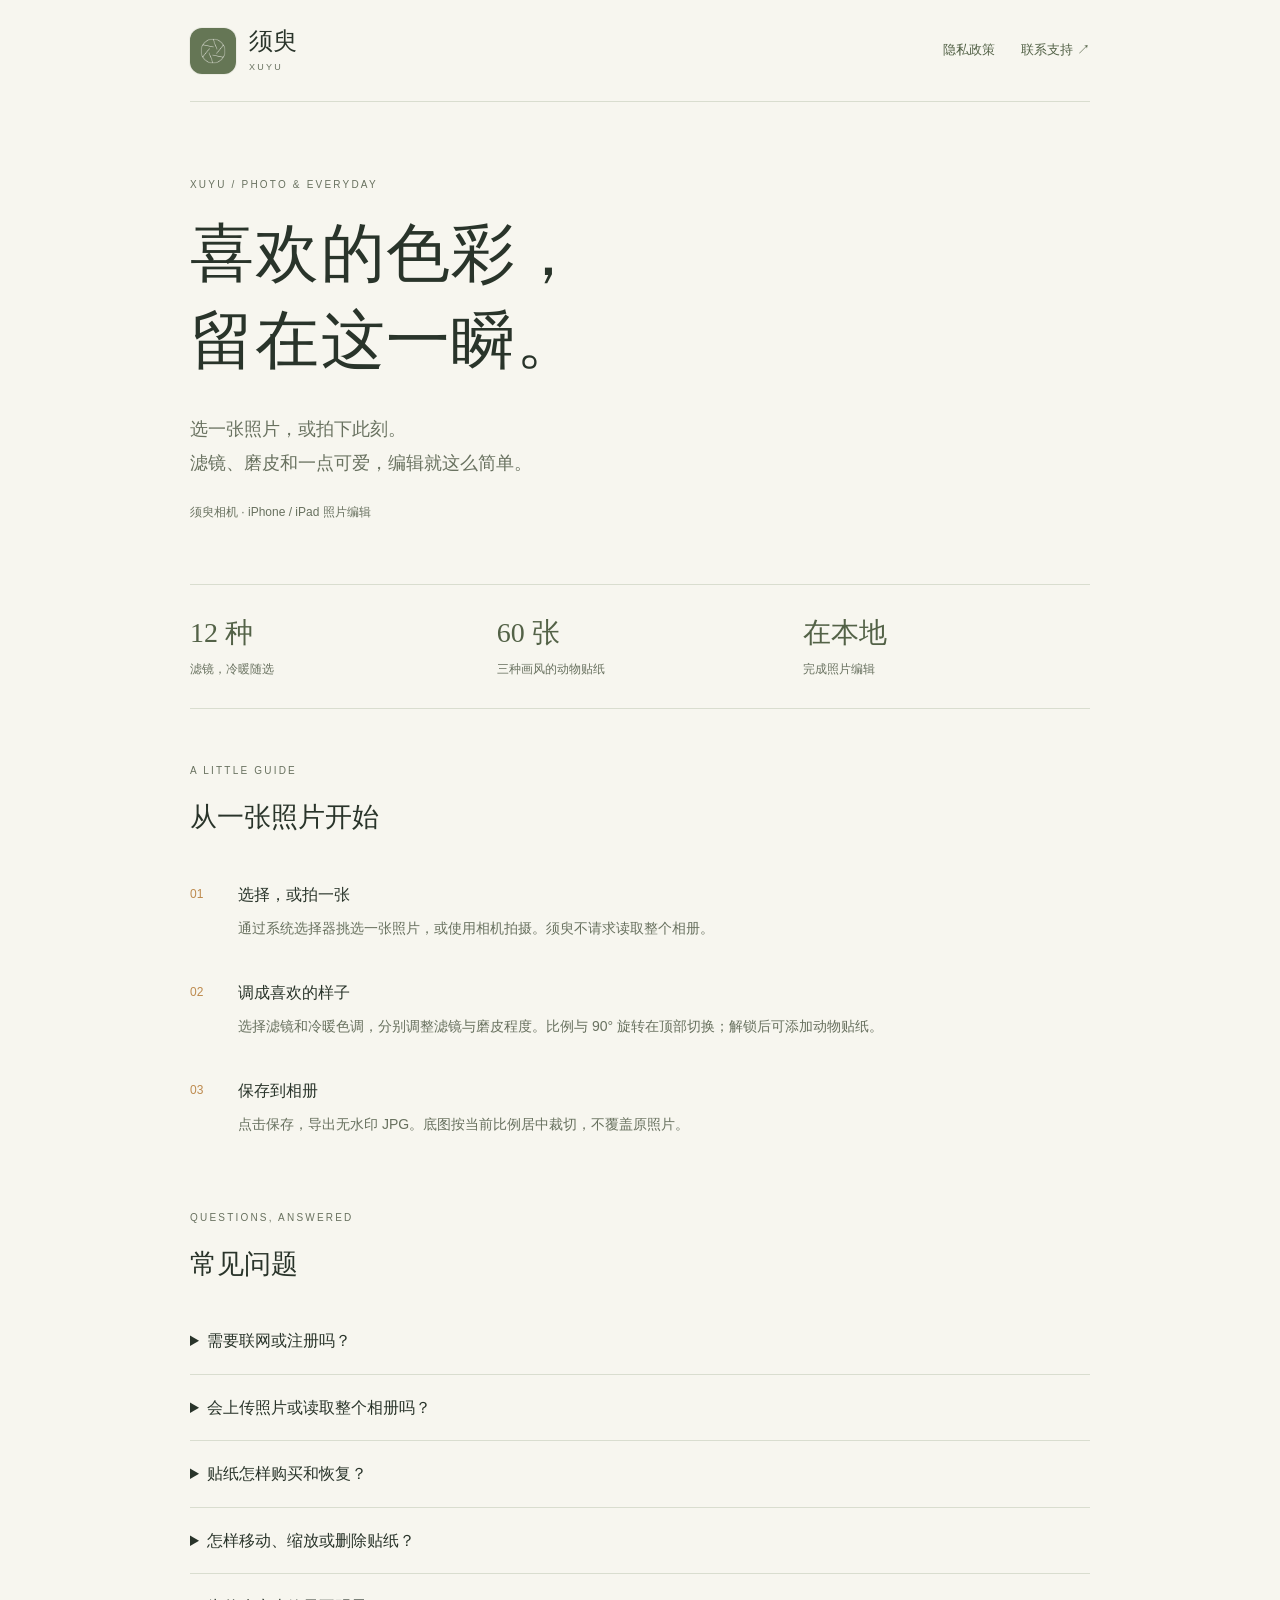
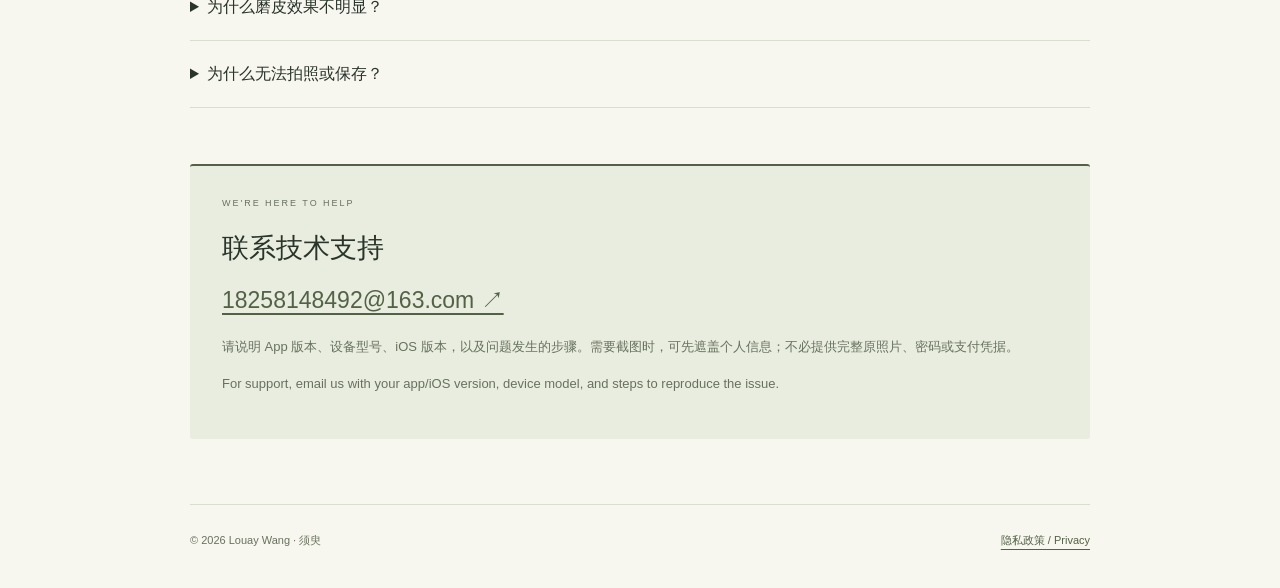
<file: index.html>
<!doctype html>
<html lang="zh-CN">
<head>
  <meta charset="utf-8"><meta name="viewport" content="width=device-width, initial-scale=1">
  <meta name="description" content="须臾官方技术支持。本地滤镜、可调磨皮与动物贴纸，让编辑照片简单一些。">
  <meta name="theme-color" content="#f7f6ef">
  <title>须臾相机 · 技术支持</title>
  <link rel="icon" href="icon.png"><link rel="stylesheet" href="style.css">
</head>
<body>
  <a class="skip" href="#main">跳到正文</a>
  <header><a class="brand" href="./"><img src="icon.png" alt="" width="46" height="46"><span>须臾<small>XUYU</small></span></a><nav aria-label="页面导航"><a href="privacy.html">隐私政策</a><a href="#contact">联系支持 ↗</a></nav></header>
  <main id="main">
    <section class="hero"><p class="eyebrow">XUYU / PHOTO &amp; EVERYDAY</p><h1>喜欢的色彩，<br>留在这一瞬。</h1><p class="intro">选一张照片，或拍下此刻。<br>滤镜、磨皮和一点可爱，编辑就这么简单。</p><p class="caption">须臾相机 · iPhone / iPad 照片编辑</p></section>
    <div class="facts" aria-label="主要功能"><p><strong>12 种</strong><span>滤镜，冷暖随选</span></p><p><strong>60 张</strong><span>三种画风的动物贴纸</span></p><p><strong>在本地</strong><span>完成照片编辑</span></p></div>
    <section class="section"><p class="eyebrow">A LITTLE GUIDE</p><h2>从一张照片开始</h2><ol class="steps"><li><span>01</span><div><h3>选择，或拍一张</h3><p>通过系统选择器挑选一张照片，或使用相机拍摄。须臾不请求读取整个相册。</p></div></li><li><span>02</span><div><h3>调成喜欢的样子</h3><p>选择滤镜和冷暖色调，分别调整滤镜与磨皮程度。比例与 90° 旋转在顶部切换；解锁后可添加动物贴纸。</p></div></li><li><span>03</span><div><h3>保存到相册</h3><p>点击保存，导出无水印 JPG。底图按当前比例居中裁切，不覆盖原照片。</p></div></li></ol></section>
    <section class="section"><p class="eyebrow">QUESTIONS, ANSWERED</p><h2>常见问题</h2>
      <details><summary>需要联网或注册吗？</summary><p>无需注册账号。日常照片编辑在设备上完成，已解锁的贴纸可离线使用。获取内购价格、购买、恢复购买和 App 更新需要连接 App Store。系统也可能从 iCloud 下载你主动选中的原图。</p></details>
      <details><summary>会上传照片或读取整个相册吗？</summary><p>不会。须臾不上传、不云存储照片，不保存编辑历史；只接收你通过系统选择器选中的内容。保存时仅申请向相册添加照片的权限。保存后的 iCloud 同步由你的系统设置决定。</p></details>
      <details><summary>贴纸怎样购买和恢复？</summary><p>基础滤镜、磨皮、比例、旋转与保存免费。全部贴纸通过一次性内购永久解锁，无订阅，包含后续新增贴纸。新贴纸随 App 更新提供。打开贴纸面板或购买页，使用“恢复购买”，即可为当前 Apple 账号恢复有效购买。价格以 App Store 显示为准。</p></details>
      <details><summary>怎样移动、缩放或删除贴纸？</summary><p>拖动贴纸移动位置，双指或拖动右下角手柄缩放；选中后点击左上角叉号删除。点击照片空白处可收起控制框。每张照片最多添加 8 张贴纸。</p></details>
      <details><summary>为什么磨皮效果不明显？</summary><p>磨皮默认关闭，需要通过“磨皮”滑杆调整。它在设备上检测人脸与五官，不改变脸型。未检测到人脸时不会磨皮；侧脸、遮挡、弱光与复杂灯光可能影响检测和效果。</p></details>
      <details><summary>为什么无法拍照或保存？</summary><p>请在 iOS 设置中检查须臾的相机和照片添加权限。拍照需要相机权限；保存需要添加照片权限。选择照片通过系统选择器完成，不需要开放整个相册。也请确认设备有足够存储空间。</p></details>
    </section>
    <section class="contact" id="contact"><p class="eyebrow">WE'RE HERE TO HELP</p><h2>联系技术支持</h2><a class="email" href="mailto:18258148492@163.com">18258148492@163.com ↗</a><p>请说明 App 版本、设备型号、iOS 版本，以及问题发生的步骤。需要截图时，可先遮盖个人信息；不必提供完整原照片、密码或支付凭据。</p><p class="caption" lang="en">For support, email us with your app/iOS version, device model, and steps to reproduce the issue.</p></section>
  </main>
  <footer><span>© 2026 Louay Wang · 须臾</span><a href="privacy.html">隐私政策 / Privacy</a></footer>
</body></html>
</file>
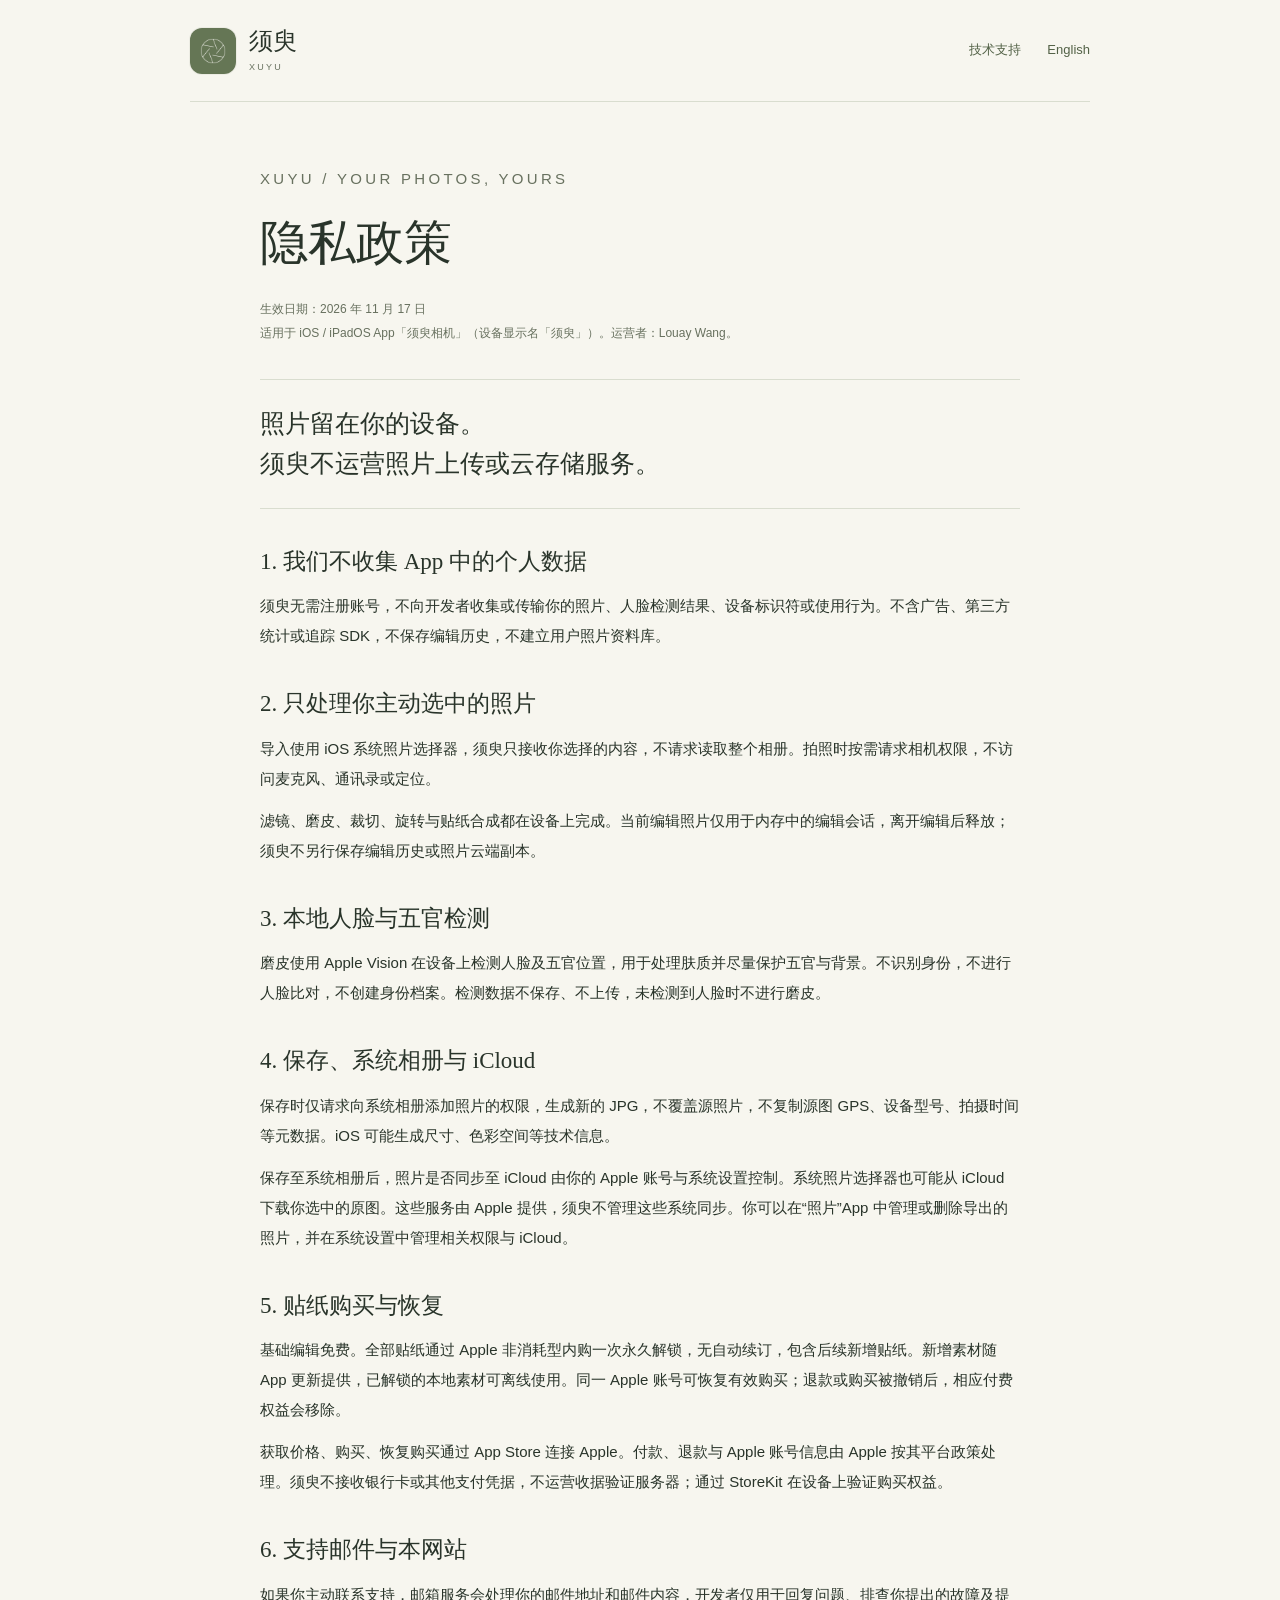
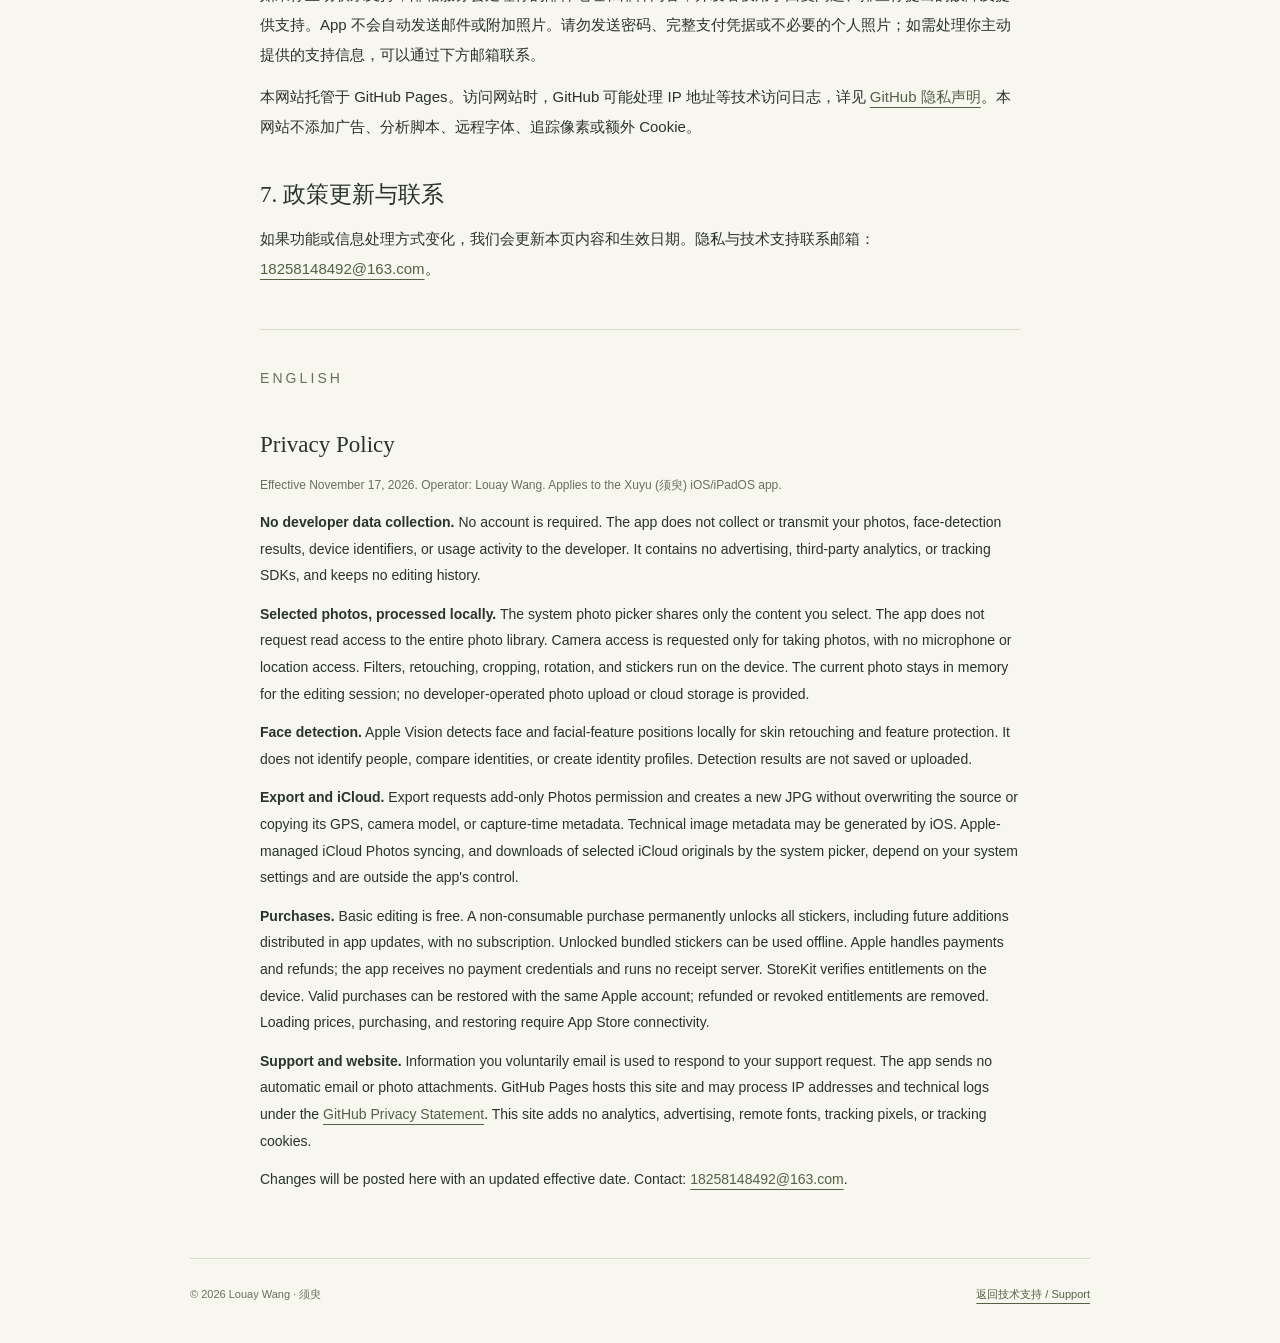
<file: privacy.html>
<!doctype html>
<html lang="zh-CN">
<head><meta charset="utf-8"><meta name="viewport" content="width=device-width, initial-scale=1"><meta name="description" content="须臾隐私政策：照片与人脸检测在设备上处理，不上传照片，不读取整个相册，无账号、广告或统计 SDK。"><meta name="theme-color" content="#f7f6ef"><title>须臾 · 隐私政策</title><link rel="icon" href="icon.png"><link rel="stylesheet" href="style.css"></head>
<body>
<a class="skip" href="#main">跳到正文</a>
<header><a class="brand" href="./"><img src="icon.png" alt="" width="46" height="46"><span>须臾<small>XUYU</small></span></a><nav aria-label="页面导航"><a href="./">技术支持</a><a href="#english">English</a></nav></header>
<main class="policy" id="main"><p class="eyebrow">XUYU / YOUR PHOTOS, YOURS</p><h1>隐私政策</h1><p class="caption">生效日期：2026 年 11 月 17 日<br>适用于 iOS / iPadOS App「须臾相机」（设备显示名「须臾」）。运营者：Louay Wang。</p><p class="lead">照片留在你的设备。<br>须臾不运营照片上传或云存储服务。</p>
<h2>1. 我们不收集 App 中的个人数据</h2><p>须臾无需注册账号，不向开发者收集或传输你的照片、人脸检测结果、设备标识符或使用行为。不含广告、第三方统计或追踪 SDK，不保存编辑历史，不建立用户照片资料库。</p>
<h2>2. 只处理你主动选中的照片</h2><p>导入使用 iOS 系统照片选择器，须臾只接收你选择的内容，不请求读取整个相册。拍照时按需请求相机权限，不访问麦克风、通讯录或定位。</p><p>滤镜、磨皮、裁切、旋转与贴纸合成都在设备上完成。当前编辑照片仅用于内存中的编辑会话，离开编辑后释放；须臾不另行保存编辑历史或照片云端副本。</p>
<h2>3. 本地人脸与五官检测</h2><p>磨皮使用 Apple Vision 在设备上检测人脸及五官位置，用于处理肤质并尽量保护五官与背景。不识别身份，不进行人脸比对，不创建身份档案。检测数据不保存、不上传，未检测到人脸时不进行磨皮。</p>
<h2>4. 保存、系统相册与 iCloud</h2><p>保存时仅请求向系统相册添加照片的权限，生成新的 JPG，不覆盖源照片，不复制源图 GPS、设备型号、拍摄时间等元数据。iOS 可能生成尺寸、色彩空间等技术信息。</p><p>保存至系统相册后，照片是否同步至 iCloud 由你的 Apple 账号与系统设置控制。系统照片选择器也可能从 iCloud 下载你选中的原图。这些服务由 Apple 提供，须臾不管理这些系统同步。你可以在“照片”App 中管理或删除导出的照片，并在系统设置中管理相关权限与 iCloud。</p>
<h2>5. 贴纸购买与恢复</h2><p>基础编辑免费。全部贴纸通过 Apple 非消耗型内购一次永久解锁，无自动续订，包含后续新增贴纸。新增素材随 App 更新提供，已解锁的本地素材可离线使用。同一 Apple 账号可恢复有效购买；退款或购买被撤销后，相应付费权益会移除。</p><p>获取价格、购买、恢复购买通过 App Store 连接 Apple。付款、退款与 Apple 账号信息由 Apple 按其平台政策处理。须臾不接收银行卡或其他支付凭据，不运营收据验证服务器；通过 StoreKit 在设备上验证购买权益。</p>
<h2>6. 支持邮件与本网站</h2><p>如果你主动联系支持，邮箱服务会处理你的邮件地址和邮件内容，开发者仅用于回复问题、排查你提出的故障及提供支持。App 不会自动发送邮件或附加照片。请勿发送密码、完整支付凭据或不必要的个人照片；如需处理你主动提供的支持信息，可以通过下方邮箱联系。</p><p>本网站托管于 GitHub Pages。访问网站时，GitHub 可能处理 IP 地址等技术访问日志，详见 <a href="https://docs.github.com/en/site-policy/privacy-policies/github-general-privacy-statement">GitHub 隐私声明</a>。本网站不添加广告、分析脚本、远程字体、追踪像素或额外 Cookie。</p>
<h2>7. 政策更新与联系</h2><p>如果功能或信息处理方式变化，我们会更新本页内容和生效日期。隐私与技术支持联系邮箱：<a href="mailto:18258148492@163.com">18258148492@163.com</a>。</p>
<section class="english" id="english" lang="en"><p class="eyebrow">ENGLISH</p><h2>Privacy Policy</h2><p class="caption">Effective November 17, 2026. Operator: Louay Wang. Applies to the Xuyu (须臾) iOS/iPadOS app.</p><p><strong>No developer data collection.</strong> No account is required. The app does not collect or transmit your photos, face-detection results, device identifiers, or usage activity to the developer. It contains no advertising, third-party analytics, or tracking SDKs, and keeps no editing history.</p><p><strong>Selected photos, processed locally.</strong> The system photo picker shares only the content you select. The app does not request read access to the entire photo library. Camera access is requested only for taking photos, with no microphone or location access. Filters, retouching, cropping, rotation, and stickers run on the device. The current photo stays in memory for the editing session; no developer-operated photo upload or cloud storage is provided.</p><p><strong>Face detection.</strong> Apple Vision detects face and facial-feature positions locally for skin retouching and feature protection. It does not identify people, compare identities, or create identity profiles. Detection results are not saved or uploaded.</p><p><strong>Export and iCloud.</strong> Export requests add-only Photos permission and creates a new JPG without overwriting the source or copying its GPS, camera model, or capture-time metadata. Technical image metadata may be generated by iOS. Apple-managed iCloud Photos syncing, and downloads of selected iCloud originals by the system picker, depend on your system settings and are outside the app's control.</p><p><strong>Purchases.</strong> Basic editing is free. A non-consumable purchase permanently unlocks all stickers, including future additions distributed in app updates, with no subscription. Unlocked bundled stickers can be used offline. Apple handles payments and refunds; the app receives no payment credentials and runs no receipt server. StoreKit verifies entitlements on the device. Valid purchases can be restored with the same Apple account; refunded or revoked entitlements are removed. Loading prices, purchasing, and restoring require App Store connectivity.</p><p><strong>Support and website.</strong> Information you voluntarily email is used to respond to your support request. The app sends no automatic email or photo attachments. GitHub Pages hosts this site and may process IP addresses and technical logs under the <a href="https://docs.github.com/en/site-policy/privacy-policies/github-general-privacy-statement">GitHub Privacy Statement</a>. This site adds no analytics, advertising, remote fonts, tracking pixels, or tracking cookies.</p><p>Changes will be posted here with an updated effective date. Contact: <a href="mailto:18258148492@163.com">18258148492@163.com</a>.</p></section>
</main><footer><span>© 2026 Louay Wang · 须臾</span><a href="./">返回技术支持 / Support</a></footer>
</body></html>
</file>
<file: style.css>
:root{color-scheme:light;--paper:#f7f6ef;--ink:#29342a;--muted:#68715f;--olive:#536247;--line:#d9ddcf;--card:#e9eddf;--accent:#bd8a4e}*{box-sizing:border-box}html{scroll-behavior:smooth;scroll-padding-top:25px}body{margin:0;background:var(--paper);color:var(--ink);font:16px/1.9 "PingFang SC","Hiragino Sans GB",sans-serif}a{color:var(--olive);text-underline-offset:5px}a:hover{color:#947048}a:focus-visible,summary:focus-visible{outline:2px solid var(--accent);outline-offset:7px;border-radius:3px}header,main,footer{width:min(100% - 48px,900px);margin-inline:auto}header{display:flex;justify-content:space-between;align-items:center;gap:24px;padding-block:27px;border-bottom:1px solid var(--line)}.brand{display:flex;align-items:center;gap:13px;color:var(--ink);text-decoration:none;font-family:"Songti SC","Noto Serif CJK SC",Georgia,serif;font-size:24px;line-height:1.2}.brand img{border-radius:12px;box-shadow:0 0 0 1px #59674412}.brand small{display:block;font:9px/1.5 "Trebuchet MS",sans-serif;letter-spacing:.25em;margin-top:5px;color:var(--muted)}nav{display:flex;gap:26px;font-size:13px}nav a{text-decoration:none;min-height:44px;display:inline-flex;align-items:center}.eyebrow{font:10px/1.6 "Trebuchet MS",sans-serif;letter-spacing:.22em;color:var(--muted);margin:0 0 18px}.hero{padding:75px 0 48px}.hero h1{font:400 clamp(40px,7vw,64px)/1.35 "Songti SC","Noto Serif CJK SC",Georgia,serif;letter-spacing:.02em;margin:0 0 28px}.intro{font-size:18px;color:var(--muted);margin:0 0 21px}.caption{font-size:12px;color:var(--muted)}.facts{display:grid;grid-template-columns:repeat(3,1fr);gap:20px;border-block:1px solid var(--line);padding:27px 0}.facts p{margin:0}.facts strong{display:block;font:400 28px/1.5 "Songti SC",Georgia,serif;color:var(--olive)}.facts span{display:block;font-size:12px;color:var(--muted);margin-top:4px}.section{padding:54px 0 0}h2{font:400 27px/1.5 "Songti SC","Noto Serif CJK SC",Georgia,serif;margin:0 0 24px}h3{font-size:16px;font-weight:500;margin:0 0 5px}p{margin:12px 0}.steps{list-style:none;padding:0;margin:0;max-width:750px}.steps li{display:grid;grid-template-columns:48px 1fr;padding:18px 0}.steps>li>span{font:12px/2.4 "Trebuchet MS",sans-serif;color:var(--accent)}.steps p{font-size:14px;color:var(--muted);margin:0}details{border-bottom:1px solid var(--line);padding:20px 0}summary{cursor:pointer;font-size:16px;font-weight:500;line-height:1.6;padding-right:12px}details p{font-size:14px;color:var(--muted);max-width:760px;margin:15px 0 3px}.contact{margin:56px 0 0;padding:30px 32px;background:var(--card);border-radius:3px;border-top:2px solid var(--olive)}.contact h2{margin-bottom:11px}.contact p{font-size:13px;color:var(--muted)}.email{font-family:"Trebuchet MS",sans-serif;font-size:clamp(16px,3.5vw,23px);overflow-wrap:anywhere}.contact .eyebrow{font-size:9px}.policy{max-width:760px;padding-top:62px}.policy h1{font:400 clamp(34px,6vw,48px)/1.3 "Songti SC",Georgia,serif;margin:0 0 22px}.policy .lead{font:400 25px/1.6 "Songti SC",Georgia,serif;border-block:1px solid var(--line);padding:24px 0;margin:34px 0}.policy h2{font-size:23px;margin:36px 0 12px}.policy p{font-size:15px;line-height:2}.policy .caption{font-size:12px}.english{border-top:1px solid var(--line);margin-top:45px;padding-top:35px}.english p{font-size:14px;line-height:1.9}footer{display:flex;justify-content:space-between;gap:20px;border-top:1px solid var(--line);padding-block:25px 38px;margin-top:65px;font-size:11px;color:var(--muted)}.skip{position:absolute;left:18px;top:-100px;background:var(--paper);padding:10px 16px;z-index:2}.skip:focus{top:10px}@media(max-width:560px){header,main,footer{width:calc(100% - 40px)}header{padding-block:19px;gap:12px}nav{gap:14px;font-size:11px}.brand{font-size:21px;gap:10px}.brand img{width:40px;height:40px}.hero{padding-block:48px 33px}.intro{font-size:16px}.facts{gap:12px;padding-block:22px}.facts strong{font-size:24px}.facts span{font-size:10px}.section{padding-top:40px}.contact{padding:24px 22px;margin-top:40px}.policy{padding-top:40px}.policy p{font-size:14px}.policy h2{font-size:21px}.policy .lead{font-size:22px}footer{flex-direction:column;gap:8px}}@media(prefers-reduced-motion:reduce){html{scroll-behavior:auto}}
</file>
